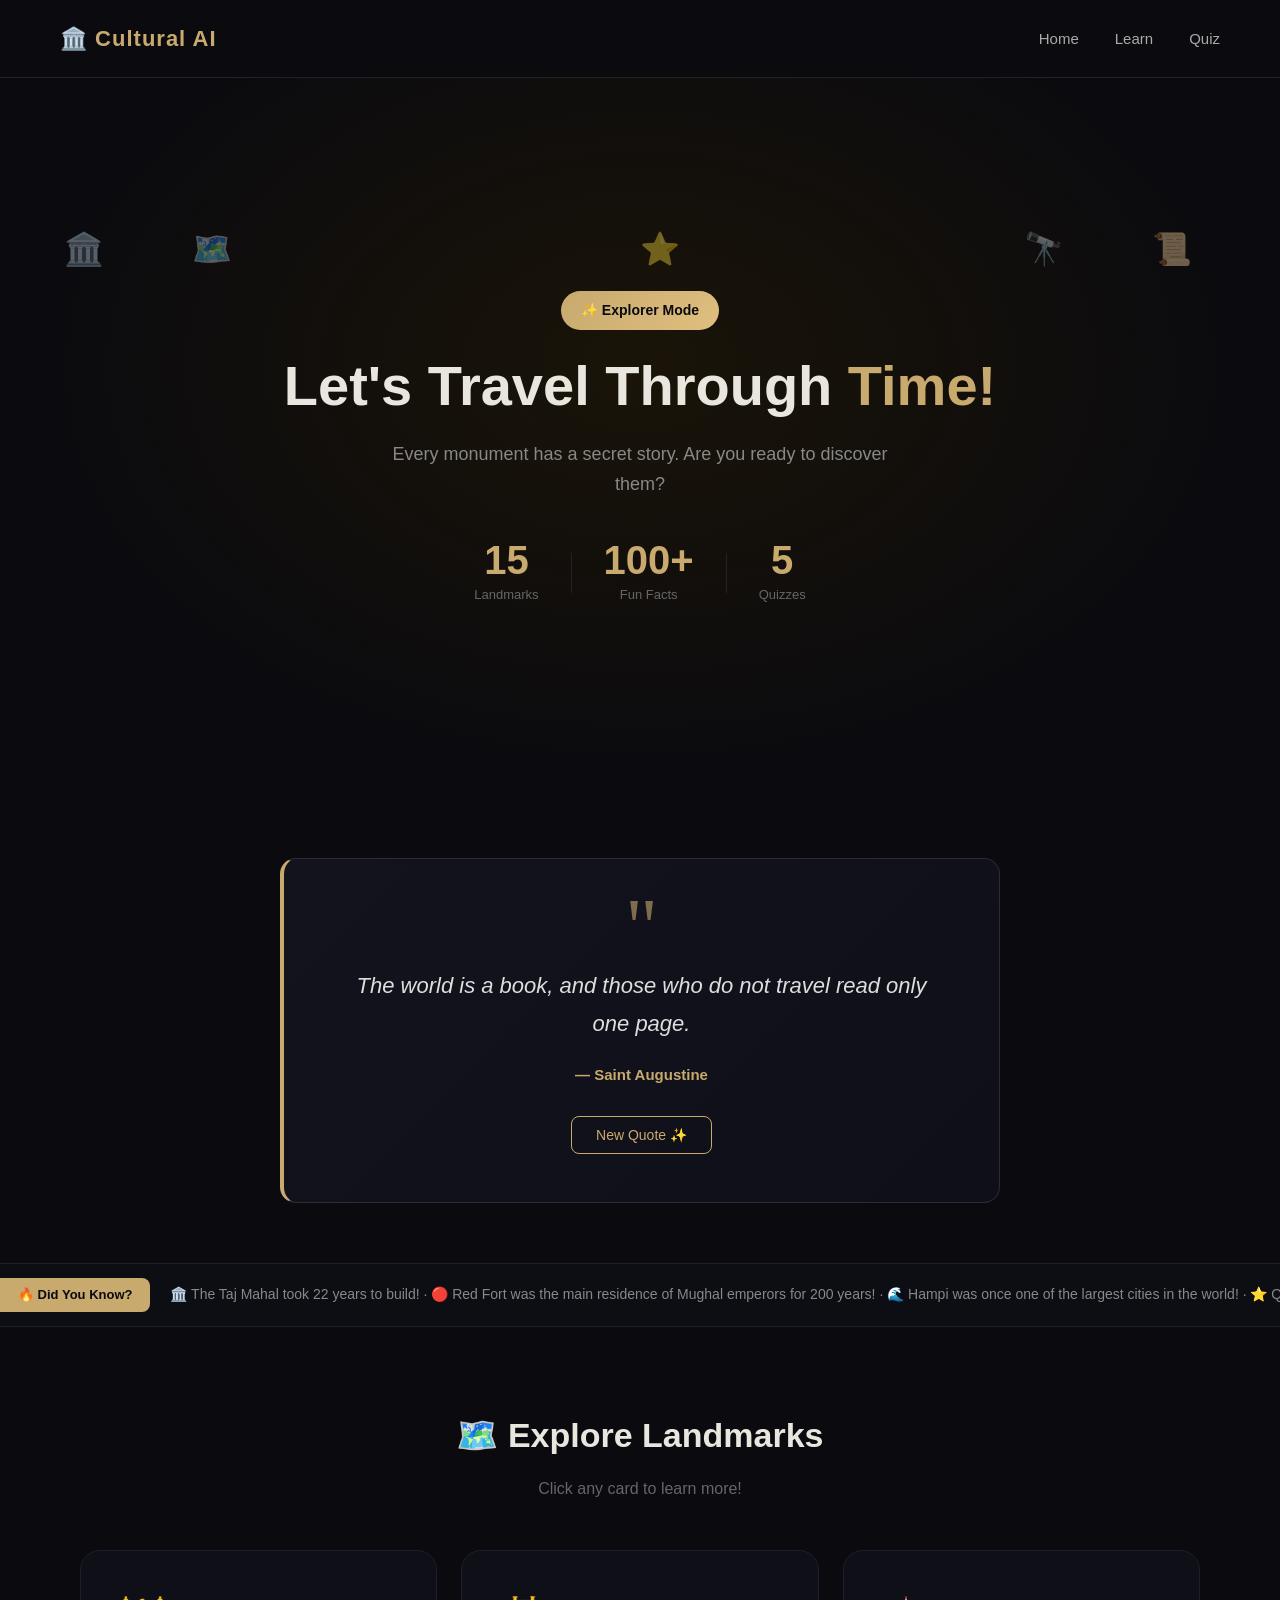
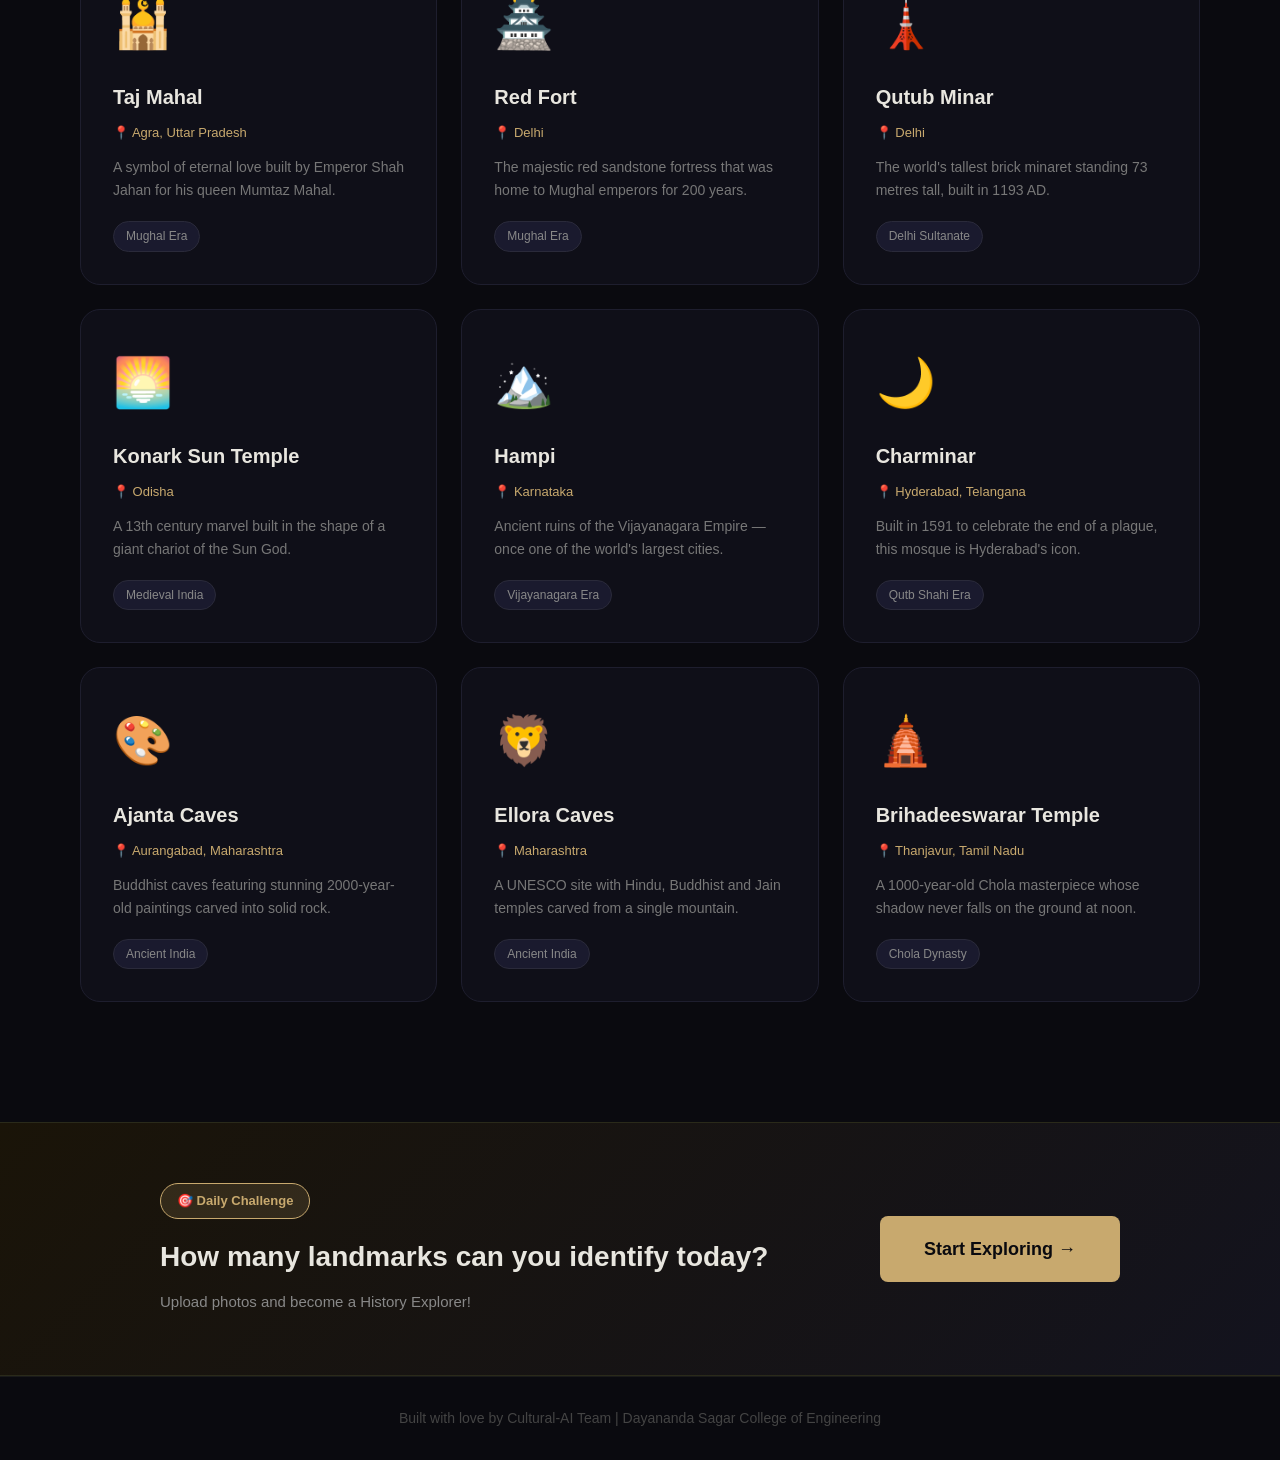
<file: frontend/learn.html>
<!DOCTYPE html>
<html lang="en">
<head>
    <meta charset="UTF-8">
    <meta name="viewport" content="width=device-width, initial-scale=1.0">
    <title>Cultural AI — Learn</title>
    <link rel="stylesheet" href="css/style.css">
    <link rel="stylesheet" href="css/learn.css">
</head>
<body>

    <!-- NAVBAR -->
    <nav class="navbar">
        <div class="logo">🏛️ Cultural AI</div>
        <ul class="nav-links">
            <li><a href="index.html">Home</a></li>
            <li><a href="learn.html">Learn</a></li>
            <li><a href="quiz.html">Quiz</a></li>
        </ul>
    </nav>

    <!-- HERO -->
    <section class="learn-hero">
        <div class="floating-emojis">
            <span class="float-emoji" style="left:5%; animation-delay:0s">🏛️</span>
            <span class="float-emoji" style="left:15%; animation-delay:0.5s">🗺️</span>
            <span class="float-emoji" style="left:80%; animation-delay:1s">🔭</span>
            <span class="float-emoji" style="left:90%; animation-delay:1.5s">📜</span>
            <span class="float-emoji" style="left:50%; animation-delay:0.8s">⭐</span>
        </div>
        <div class="learn-hero-content">
            <div class="hero-badge">✨ Explorer Mode</div>
            <h1>Let's Travel Through <span class="highlight">Time!</span></h1>
            <p class="learn-tagline">Every monument has a secret story. Are you ready to discover them?</p>
            <div class="hero-stats">
                <div class="stat">
                    <span class="stat-number">15</span>
                    <span class="stat-label">Landmarks</span>
                </div>
                <div class="stat-divider"></div>
                <div class="stat">
                    <span class="stat-number">100+</span>
                    <span class="stat-label">Fun Facts</span>
                </div>
                <div class="stat-divider"></div>
                <div class="stat">
                    <span class="stat-number">5</span>
                    <span class="stat-label">Quizzes</span>
                </div>
            </div>
        </div>
    </section>

    <!-- DAILY QUOTE -->
    <section class="quote-section">
        <div class="quote-box">
            <span class="quote-mark">"</span>
            <p class="quote-text" id="quote-text">The world is a book, and those who do not travel read only one page.</p>
            <p class="quote-author" id="quote-author">— Saint Augustine</p>
            <button class="quote-refresh" onclick="newQuote()">New Quote ✨</button>
        </div>
    </section>

    <!-- DID YOU KNOW TICKER -->
    <div class="ticker-wrapper">
        <div class="ticker-label">🔥 Did You Know?</div>
        <div class="ticker-track">
            <div class="ticker-content" id="ticker-content"></div>
        </div>
    </div>

    <!-- LANDMARK CARDS -->
    <section class="cards-section">
        <h2 class="section-title">🗺️ Explore Landmarks</h2>
        <p class="section-subtitle">Click any card to learn more!</p>

        <div class="cards-grid" id="cards-grid"></div>
    </section>

    <!-- FUN CHALLENGE BANNER -->
    <section class="challenge-banner">
        <div class="challenge-inner">
            <div class="challenge-left">
                <span class="challenge-badge">🎯 Daily Challenge</span>
                <h2>How many landmarks can you identify today?</h2>
                <p>Upload photos and become a History Explorer!</p>
            </div>
            <a href="index.html" class="btn-primary btn-large">Start Exploring →</a>
        </div>
    </section>

    <!-- FOOTER -->
    <footer>
        <p>Built with love by Cultural-AI Team | Dayananda Sagar College of Engineering</p>
    </footer>

    <script src="js/learn.js"></script>
</body>
</html>
</file>
<file: frontend/css/style.css>
/* ── RESET & BASE ── */
* {
    margin: 0;
    padding: 0;
    box-sizing: border-box;
}

body {
    font-family: 'Segoe UI', sans-serif;
    background-color: #0a0a0f;
    color: #e8e6df;
    line-height: 1.7;
}

/* ── NAVBAR ── */
.navbar {
    display: flex;
    justify-content: space-between;
    align-items: center;
    padding: 20px 60px;
    background-color: #0a0a0f;
    border-bottom: 1px solid #222;
    position: sticky;
    top: 0;
    z-index: 100;
}

.logo {
    font-size: 22px;
    font-weight: 700;
    color: #c8a96e;
    letter-spacing: 1px;
}

.nav-links {
    list-style: none;
    display: flex;
    gap: 36px;
}

.nav-links a {
    text-decoration: none;
    color: #aaa;
    font-size: 15px;
    transition: color 0.3s;
}

.nav-links a:hover {
    color: #c8a96e;
}

/* ── HERO ── */
.hero {
    min-height: 88vh;
    display: flex;
    align-items: center;
    justify-content: center;
    text-align: center;
    padding: 60px 20px;
    background: radial-gradient(ellipse at 50% 40%, #1a1408 0%, #0a0a0f 70%);
}

.hero h1 {
    font-size: 58px;
    font-weight: 800;
    line-height: 1.15;
    margin-bottom: 24px;
    letter-spacing: -1px;
}

.highlight {
    color: #c8a96e;
}

.tagline {
    font-size: 18px;
    color: #888;
    max-width: 520px;
    margin: 0 auto 40px;
}

/* ── BUTTONS ── */
.btn-primary {
    display: inline-block;
    background-color: #c8a96e;
    color: #0a0a0f;
    padding: 14px 36px;
    border-radius: 8px;
    font-size: 16px;
    font-weight: 700;
    text-decoration: none;
    border: none;
    cursor: pointer;
    transition: background 0.3s, transform 0.2s;
}

.btn-primary:hover {
    background-color: #e0c080;
    transform: translateY(-2px);
}

.btn-primary:disabled {
    background-color: #333;
    color: #666;
    cursor: not-allowed;
    transform: none;
}

/* ── UPLOAD SECTION ── */
.upload-section {
    padding: 80px 20px;
    text-align: center;
    max-width: 640px;
    margin: 0 auto;
}

.upload-section h2 {
    font-size: 34px;
    margin-bottom: 12px;
    color: #e8e6df;
}

.upload-section p {
    color: #888;
    margin-bottom: 36px;
}

.upload-box {
    border: 2px dashed #333;
    border-radius: 16px;
    padding: 60px 40px;
    cursor: pointer;
    transition: border-color 0.3s, background 0.3s;
    margin-bottom: 28px;
    position: relative;
    background: #0f0f18;
}

.upload-box:hover {
    border-color: #c8a96e;
    background: #13130e;
}

.upload-icon {
    font-size: 48px;
    display: block;
    margin-bottom: 16px;
}

.upload-hint {
    font-size: 13px;
    color: #555;
}

#preview-image {
    max-width: 100%;
    max-height: 320px;
    border-radius: 12px;
    object-fit: cover;
}

/* ── HOW IT WORKS ── */
.how-it-works {
    padding: 80px 20px;
    text-align: center;
    background: #0d0d14;
}

.how-it-works h2 {
    font-size: 34px;
    margin-bottom: 48px;
}

.steps {
    display: flex;
    justify-content: center;
    gap: 40px;
    flex-wrap: wrap;
}

.step {
    background: #13131e;
    border: 1px solid #222;
    border-radius: 16px;
    padding: 40px 32px;
    width: 220px;
    transition: border-color 0.3s, transform 0.3s;
}

.step:hover {
    border-color: #c8a96e;
    transform: translateY(-6px);
}

.step-number {
    width: 48px;
    height: 48px;
    border-radius: 50%;
    background: #c8a96e;
    color: #0a0a0f;
    font-size: 20px;
    font-weight: 800;
    display: flex;
    align-items: center;
    justify-content: center;
    margin: 0 auto 20px;
}

.step h3 {
    font-size: 18px;
    margin-bottom: 10px;
    color: #e8e6df;
}

.step p {
    font-size: 14px;
    color: #777;
}

/* ── FOOTER ── */
footer {
    text-align: center;
    padding: 30px;
    color: #444;
    font-size: 14px;
    border-top: 1px solid #1a1a1a;
}
</file>
<file: frontend/css/learn.css>
/* ── LEARN HERO ── */
.learn-hero {
    min-height: 80vh;
    display: flex;
    align-items: center;
    justify-content: center;
    text-align: center;
    padding: 80px 20px 60px;
    background: radial-gradient(ellipse at 50% 40%, #1a1408 0%, #0a0a0f 70%);
    position: relative;
    overflow: hidden;
}

.learn-hero-content {
    position: relative;
    z-index: 2;
}

/* ── FLOATING EMOJIS ── */
.floating-emojis {
    position: absolute;
    width: 100%;
    height: 100%;
    top: 0;
    left: 0;
    pointer-events: none;
}

.float-emoji {
    position: absolute;
    font-size: 32px;
    top: 20%;
    animation: floatUp 4s ease-in-out infinite alternate;
    opacity: 0.4;
}

@keyframes floatUp {
    0%   { transform: translateY(0px) rotate(0deg); opacity: 0.3; }
    100% { transform: translateY(-30px) rotate(10deg); opacity: 0.6; }
}

/* ── HERO BADGE ── */
.hero-badge {
    display: inline-block;
    background: linear-gradient(135deg, #c8a96e, #e0c080);
    color: #0a0a0f;
    padding: 8px 20px;
    border-radius: 99px;
    font-size: 14px;
    font-weight: 700;
    margin-bottom: 24px;
    animation: pulse 2s ease-in-out infinite;
}

@keyframes pulse {
    0%, 100% { transform: scale(1); box-shadow: 0 0 0 0 rgba(200,169,110,0.4); }
    50%       { transform: scale(1.04); box-shadow: 0 0 0 10px rgba(200,169,110,0); }
}

.learn-hero h1 {
    font-size: 56px;
    font-weight: 800;
    margin-bottom: 20px;
    line-height: 1.15;
}

.learn-tagline {
    font-size: 18px;
    color: #888;
    max-width: 500px;
    margin: 0 auto 40px;
}

/* ── HERO STATS ── */
.hero-stats {
    display: flex;
    align-items: center;
    justify-content: center;
    gap: 32px;
    margin-top: 40px;
    flex-wrap: wrap;
}

.stat {
    display: flex;
    flex-direction: column;
    align-items: center;
}

.stat-number {
    font-size: 40px;
    font-weight: 800;
    color: #c8a96e;
    line-height: 1;
    animation: countUp 1s ease-out;
}

@keyframes countUp {
    from { opacity: 0; transform: translateY(10px); }
    to   { opacity: 1; transform: translateY(0); }
}

.stat-label {
    font-size: 13px;
    color: #666;
    margin-top: 4px;
}

.stat-divider {
    width: 1px;
    height: 40px;
    background: #222;
}

/* ── QUOTE SECTION ── */
.quote-section {
    padding: 60px 20px;
    display: flex;
    justify-content: center;
}

.quote-box {
    background: linear-gradient(135deg, #13131e, #0f0f18);
    border: 1px solid #2a2a3a;
    border-left: 4px solid #c8a96e;
    border-radius: 16px;
    padding: 48px 56px;
    max-width: 720px;
    width: 100%;
    text-align: center;
    position: relative;
    transition: transform 0.3s;
}

.quote-box:hover {
    transform: translateY(-4px);
}

.quote-mark {
    font-size: 80px;
    color: #c8a96e;
    line-height: 0.5;
    display: block;
    margin-bottom: 20px;
    font-family: Georgia, serif;
    opacity: 0.6;
}

.quote-text {
    font-size: 22px;
    color: #ddd;
    line-height: 1.7;
    font-style: italic;
    margin-bottom: 20px;
    transition: opacity 0.4s;
}

.quote-author {
    font-size: 15px;
    color: #c8a96e;
    font-weight: 600;
    margin-bottom: 28px;
}

.quote-refresh {
    background: transparent;
    border: 1px solid #c8a96e;
    color: #c8a96e;
    padding: 10px 24px;
    border-radius: 8px;
    font-size: 14px;
    cursor: pointer;
    transition: all 0.3s;
}

.quote-refresh:hover {
    background: #c8a96e;
    color: #0a0a0f;
    transform: rotate(5deg) scale(1.05);
}

/* ── TICKER ── */
.ticker-wrapper {
    display: flex;
    align-items: center;
    background: #0d0d14;
    border-top: 1px solid #1e1e2e;
    border-bottom: 1px solid #1e1e2e;
    padding: 14px 0;
    overflow: hidden;
    gap: 20px;
}

.ticker-label {
    background: #c8a96e;
    color: #0a0a0f;
    padding: 6px 18px;
    font-size: 13px;
    font-weight: 700;
    white-space: nowrap;
    border-radius: 0 8px 8px 0;
    flex-shrink: 0;
}

.ticker-track {
    overflow: hidden;
    flex: 1;
}

.ticker-content {
    display: flex;
    gap: 60px;
    white-space: nowrap;
    animation: ticker 30s linear infinite;
    color: #888;
    font-size: 14px;
}

@keyframes ticker {
    0%   { transform: translateX(0); }
    100% { transform: translateX(-50%); }
}

/* ── CARDS SECTION ── */
.cards-section {
    padding: 80px 40px;
    max-width: 1200px;
    margin: 0 auto;
}

.section-title {
    font-size: 34px;
    text-align: center;
    margin-bottom: 10px;
}

.section-subtitle {
    text-align: center;
    color: #666;
    margin-bottom: 48px;
    font-size: 16px;
}

.cards-grid {
    display: grid;
    grid-template-columns: repeat(auto-fill, minmax(280px, 1fr));
    gap: 24px;
}

/* ── LANDMARK CARD ── */
.landmark-card {
    background: #0f0f18;
    border: 1px solid #1e1e2e;
    border-radius: 20px;
    padding: 32px;
    cursor: pointer;
    transition: all 0.35s cubic-bezier(0.34, 1.56, 0.64, 1);
    position: relative;
    overflow: hidden;
}

.landmark-card::before {
    content: '';
    position: absolute;
    top: 0; left: 0; right: 0;
    height: 3px;
    background: linear-gradient(90deg, #c8a96e, #e0c080);
    transform: scaleX(0);
    transition: transform 0.3s ease;
    transform-origin: left;
}

.landmark-card:hover {
    border-color: #c8a96e;
    transform: translateY(-8px) scale(1.02);
    box-shadow: 0 20px 40px rgba(0,0,0,0.4);
}

.landmark-card:hover::before {
    transform: scaleX(1);
}

.card-emoji {
    font-size: 48px;
    margin-bottom: 16px;
    display: block;
    transition: transform 0.3s;
}

.landmark-card:hover .card-emoji {
    transform: scale(1.2) rotate(-5deg);
}

.card-title {
    font-size: 20px;
    font-weight: 700;
    color: #e8e6df;
    margin-bottom: 8px;
}

.card-location {
    font-size: 13px;
    color: #c8a96e;
    margin-bottom: 12px;
}

.card-desc {
    font-size: 14px;
    color: #777;
    line-height: 1.6;
    margin-bottom: 20px;
}

.card-tag {
    display: inline-block;
    background: #1a1a2e;
    border: 1px solid #2a2a3a;
    color: #888;
    padding: 4px 12px;
    border-radius: 99px;
    font-size: 12px;
}

/* ── CHALLENGE BANNER ── */
.challenge-banner {
    background: linear-gradient(135deg, #1a1408, #13131e);
    border-top: 1px solid #2a2a1a;
    border-bottom: 1px solid #2a2a1a;
    padding: 60px 40px;
    margin: 40px 0 0;
}

.challenge-inner {
    max-width: 960px;
    margin: 0 auto;
    display: flex;
    align-items: center;
    justify-content: space-between;
    gap: 40px;
    flex-wrap: wrap;
}

.challenge-badge {
    display: inline-block;
    background: rgba(200,169,110,0.15);
    border: 1px solid #c8a96e;
    color: #c8a96e;
    padding: 6px 16px;
    border-radius: 99px;
    font-size: 13px;
    font-weight: 700;
    margin-bottom: 14px;
}

.challenge-left h2 {
    font-size: 28px;
    margin-bottom: 8px;
}

.challenge-left p {
    color: #888;
    font-size: 15px;
}

.btn-large {
    padding: 18px 44px;
    font-size: 18px;
    white-space: nowrap;
}

/* ── CARD ENTRANCE ANIMATION ── */
.landmark-card {
    opacity: 0;
    transform: translateY(30px);
}

.landmark-card.visible {
    opacity: 1;
    transform: translateY(0);
    transition: opacity 0.5s ease, transform 0.5s ease, border-color 0.35s, box-shadow 0.35s;
}
</file>
